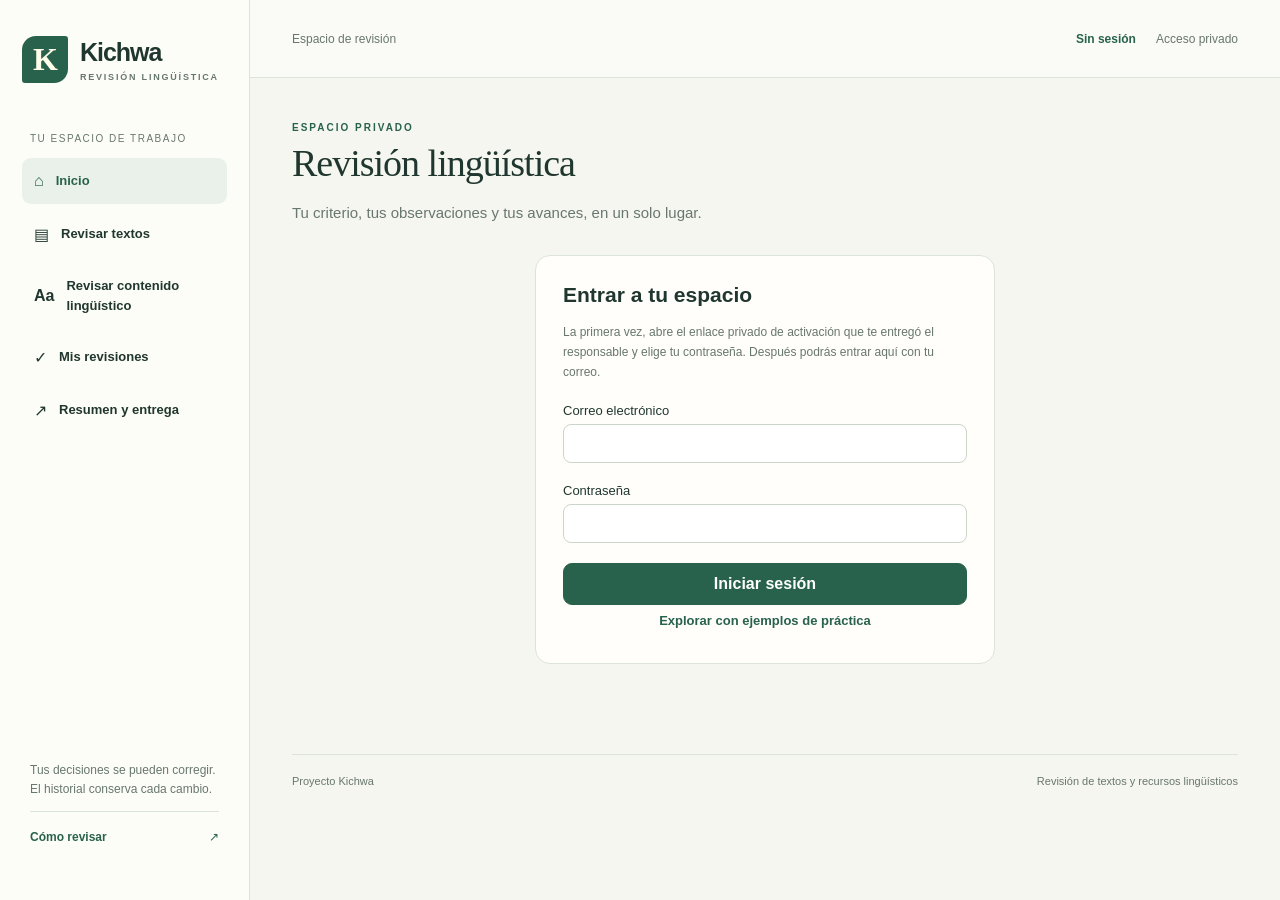
<file: docs/index.html>
<!doctype html>
<html lang="es"><head><meta charset="utf-8"><meta name="viewport" content="width=device-width,initial-scale=1"><meta name="referrer" content="no-referrer"><meta http-equiv="Content-Security-Policy" content="default-src 'self'; script-src 'self'; style-src 'self'; img-src 'self' blob: https://*.supabase.co; connect-src 'self' https://*.supabase.co; frame-src https://*.supabase.co; object-src 'none'; base-uri 'self'; form-action 'self'"><title>Kichwa · Revisión lingüística</title><link rel="stylesheet" href="styles.css"><script type="module" src="app.js?v=owner-preview-2"></script></head>
<body><a class="skip" href="#main">Ir al contenido</a><div class="app-shell">
<aside class="sidebar"><div class="brand"><span class="brand-mark" aria-hidden="true">K</span><div>Kichwa<small>REVISIÓN LINGÜÍSTICA</small></div></div><div class="side-label">TU ESPACIO DE TRABAJO</div><nav aria-label="Navegación principal"><button data-view="home" class="nav active">⌂ <span>Inicio</span></button><button data-view="texts" class="nav">▤ <span>Revisar textos</span></button><button data-view="language" class="nav">Aa <span>Revisar contenido lingüístico</span></button><button data-view="reviews" class="nav">✓ <span>Mis revisiones</span></button><button data-view="report" class="nav">↗ <span>Resumen y entrega</span></button></nav><div class="sidebar-bottom"><p>Tus decisiones se pueden corregir.<br>El historial conserva cada cambio.</p><a href="guia.html" target="_blank" rel="noopener">Cómo revisar <span>↗</span></a><button id="logout" hidden>Cerrar sesión</button></div></aside>
<div class="workspace"><header class="topbar"><span id="breadcrumb">Espacio de revisión</span><div class="status-wrap"><span id="save-status" role="status" aria-live="polite">Sin sesión</span><span id="identity">Acceso privado</span></div></header><div id="alert" role="alert" hidden></div><main id="main" tabindex="-1"></main><footer>Proyecto Kichwa <span>Revisión de textos y recursos lingüísticos</span></footer></div></div>
<dialog id="modal"><div id="modal-content"></div><button id="close-modal" class="secondary">Cerrar</button></dialog>
</body></html>
</file>
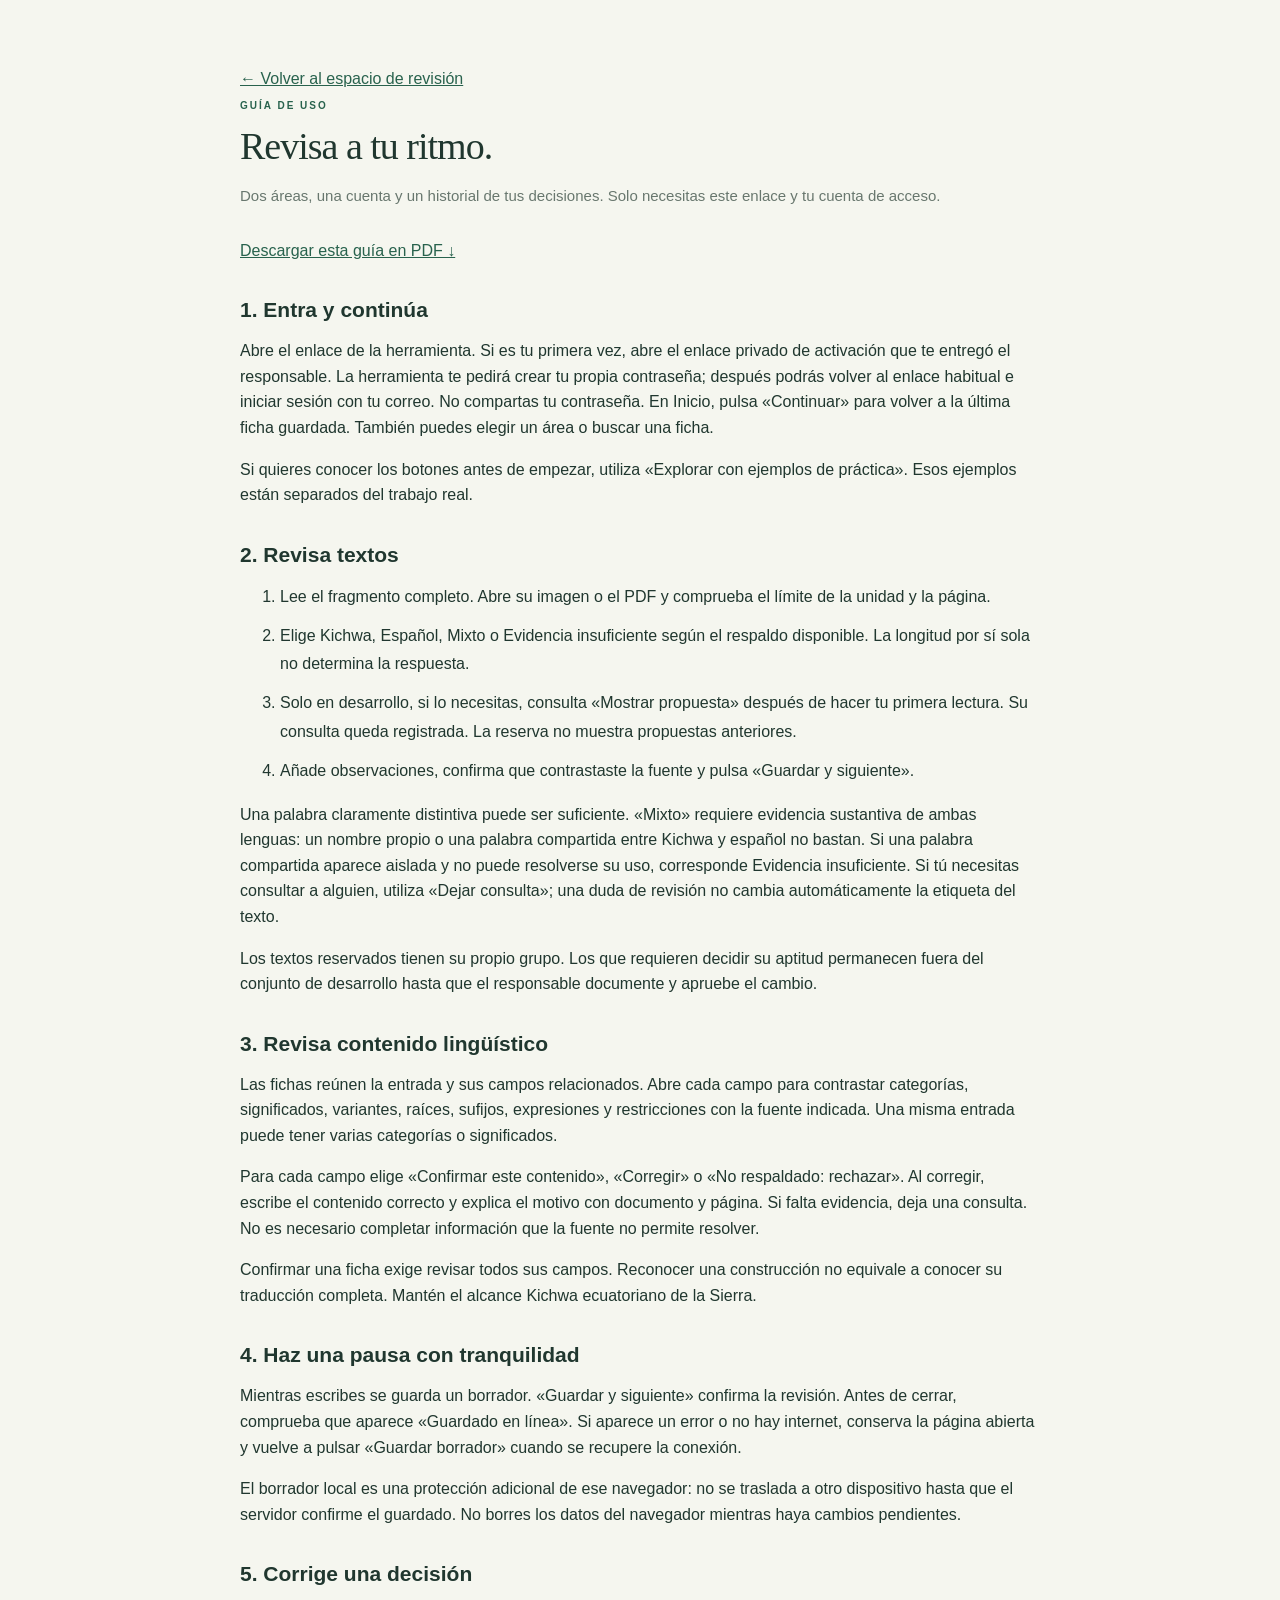
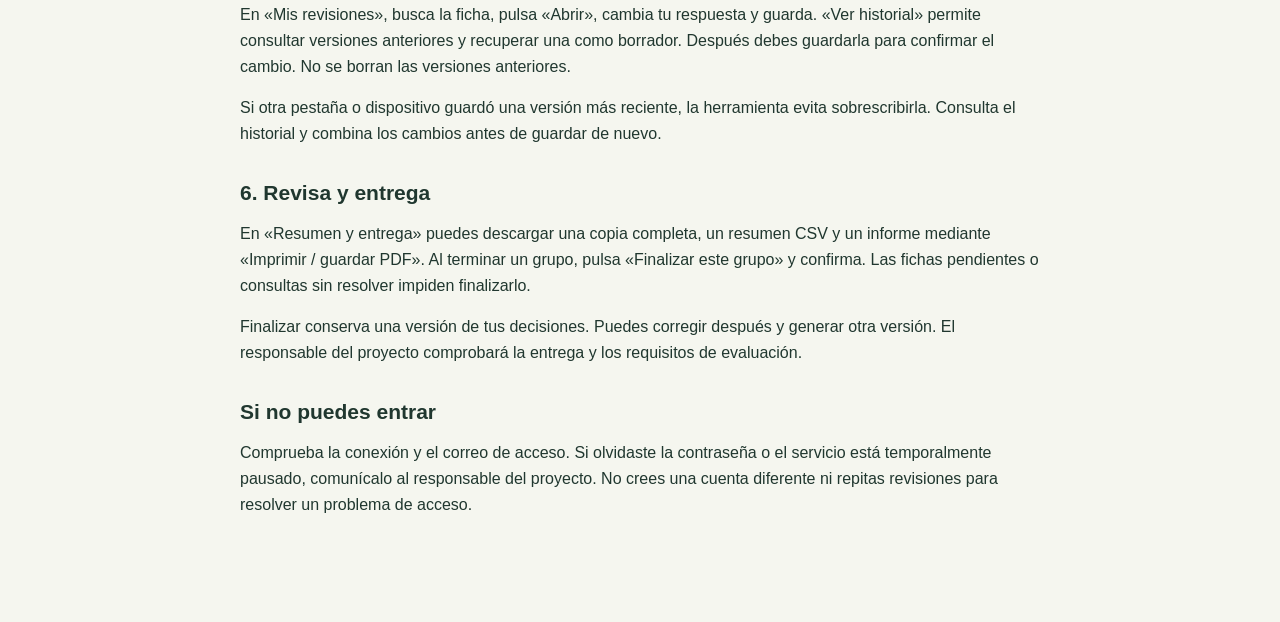
<file: docs/guia.html>
<!doctype html><html lang="es"><head><meta charset="utf-8"><meta name="viewport" content="width=device-width,initial-scale=1"><title>Cómo revisar · Kichwa</title><link rel="stylesheet" href="styles.css"></head><body><main class="guide"><a href="index.html">← Volver al espacio de revisión</a><p class="eyebrow">GUÍA DE USO</p><h1>Revisa a tu ritmo.</h1><p class="lead">Dos áreas, una cuenta y un historial de tus decisiones. Solo necesitas este enlace y tu cuenta de acceso.</p><p><a href="guia_revision.pdf" download>Descargar esta guía en PDF ↓</a></p><section><h2>1. Entra y continúa</h2><p>Abre el enlace de la herramienta. Si es tu primera vez, abre el enlace privado de activación que te entregó el responsable. La herramienta te pedirá crear tu propia contraseña; después podrás volver al enlace habitual e iniciar sesión con tu correo. No compartas tu contraseña. En Inicio, pulsa «Continuar» para volver a la última ficha guardada. También puedes elegir un área o buscar una ficha.</p><p>Si quieres conocer los botones antes de empezar, utiliza «Explorar con ejemplos de práctica». Esos ejemplos están separados del trabajo real.</p></section><section><h2>2. Revisa textos</h2><ol><li>Lee el fragmento completo. Abre su imagen o el PDF y comprueba el límite de la unidad y la página.</li><li>Elige Kichwa, Español, Mixto o Evidencia insuficiente según el respaldo disponible. La longitud por sí sola no determina la respuesta.</li><li>Solo en desarrollo, si lo necesitas, consulta «Mostrar propuesta» después de hacer tu primera lectura. Su consulta queda registrada. La reserva no muestra propuestas anteriores.</li><li>Añade observaciones, confirma que contrastaste la fuente y pulsa «Guardar y siguiente».</li></ol><p>Una palabra claramente distintiva puede ser suficiente. «Mixto» requiere evidencia sustantiva de ambas lenguas: un nombre propio o una palabra compartida entre Kichwa y español no bastan. Si una palabra compartida aparece aislada y no puede resolverse su uso, corresponde Evidencia insuficiente. Si tú necesitas consultar a alguien, utiliza «Dejar consulta»; una duda de revisión no cambia automáticamente la etiqueta del texto.</p><p>Los textos reservados tienen su propio grupo. Los que requieren decidir su aptitud permanecen fuera del conjunto de desarrollo hasta que el responsable documente y apruebe el cambio.</p></section><section><h2>3. Revisa contenido lingüístico</h2><p>Las fichas reúnen la entrada y sus campos relacionados. Abre cada campo para contrastar categorías, significados, variantes, raíces, sufijos, expresiones y restricciones con la fuente indicada. Una misma entrada puede tener varias categorías o significados.</p><p>Para cada campo elige «Confirmar este contenido», «Corregir» o «No respaldado: rechazar». Al corregir, escribe el contenido correcto y explica el motivo con documento y página. Si falta evidencia, deja una consulta. No es necesario completar información que la fuente no permite resolver.</p><p>Confirmar una ficha exige revisar todos sus campos. Reconocer una construcción no equivale a conocer su traducción completa. Mantén el alcance Kichwa ecuatoriano de la Sierra.</p></section><section><h2>4. Haz una pausa con tranquilidad</h2><p>Mientras escribes se guarda un borrador. «Guardar y siguiente» confirma la revisión. Antes de cerrar, comprueba que aparece «Guardado en línea». Si aparece un error o no hay internet, conserva la página abierta y vuelve a pulsar «Guardar borrador» cuando se recupere la conexión.</p><p>El borrador local es una protección adicional de ese navegador: no se traslada a otro dispositivo hasta que el servidor confirme el guardado. No borres los datos del navegador mientras haya cambios pendientes.</p></section><section><h2>5. Corrige una decisión</h2><p>En «Mis revisiones», busca la ficha, pulsa «Abrir», cambia tu respuesta y guarda. «Ver historial» permite consultar versiones anteriores y recuperar una como borrador. Después debes guardarla para confirmar el cambio. No se borran las versiones anteriores.</p><p>Si otra pestaña o dispositivo guardó una versión más reciente, la herramienta evita sobrescribirla. Consulta el historial y combina los cambios antes de guardar de nuevo.</p></section><section><h2>6. Revisa y entrega</h2><p>En «Resumen y entrega» puedes descargar una copia completa, un resumen CSV y un informe mediante «Imprimir / guardar PDF». Al terminar un grupo, pulsa «Finalizar este grupo» y confirma. Las fichas pendientes o consultas sin resolver impiden finalizarlo.</p><p>Finalizar conserva una versión de tus decisiones. Puedes corregir después y generar otra versión. El responsable del proyecto comprobará la entrega y los requisitos de evaluación.</p></section><section><h2>Si no puedes entrar</h2><p>Comprueba la conexión y el correo de acceso. Si olvidaste la contraseña o el servicio está temporalmente pausado, comunícalo al responsable del proyecto. No crees una cuenta diferente ni repitas revisiones para resolver un problema de acceso.</p></section></main></body></html>
</file>
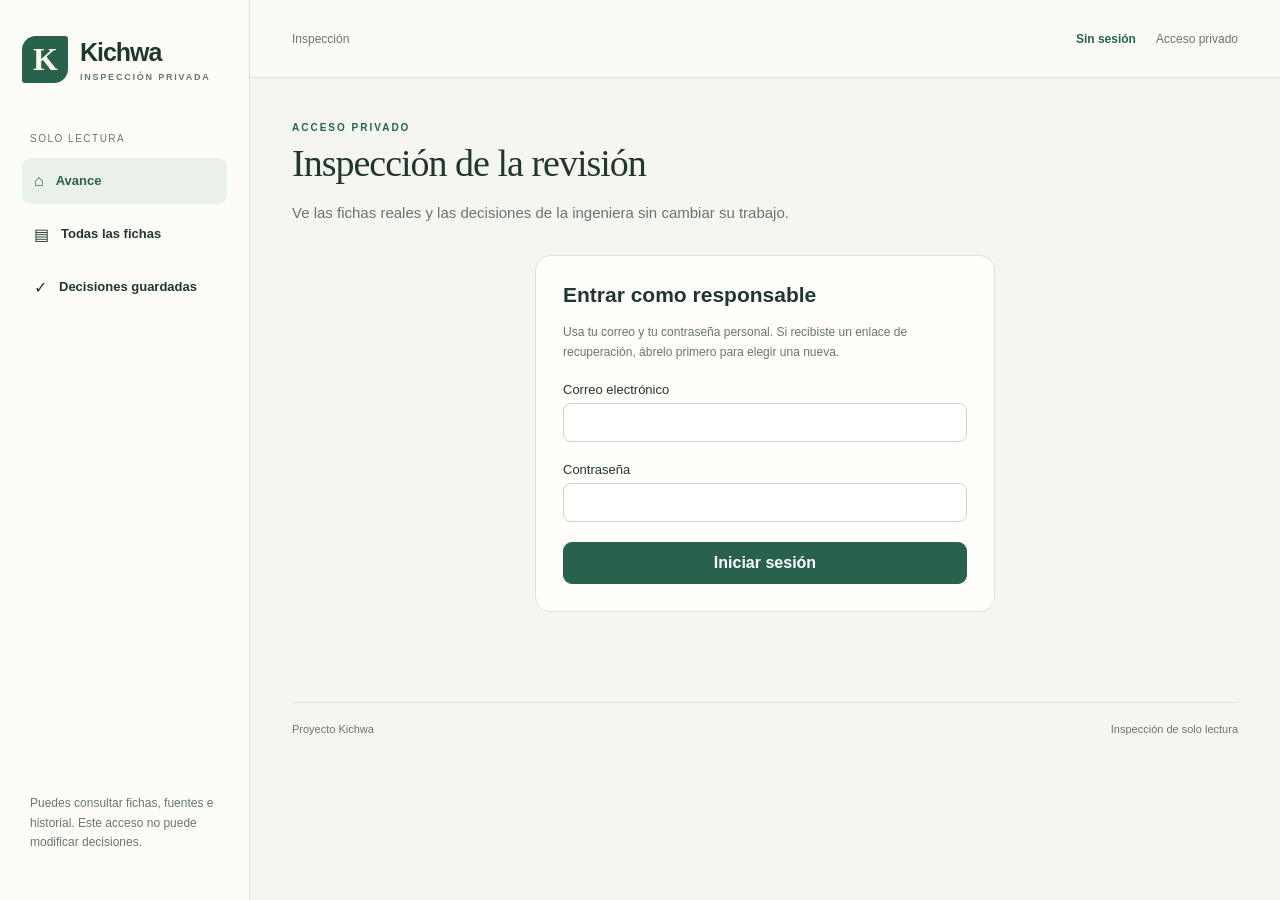
<file: docs/inspeccion.html>
<!doctype html>
<html lang="es"><head><meta charset="utf-8"><meta name="viewport" content="width=device-width,initial-scale=1"><meta name="referrer" content="no-referrer"><meta http-equiv="Content-Security-Policy" content="default-src 'self'; script-src 'self'; style-src 'self'; img-src 'self' blob: https://*.supabase.co; connect-src 'self' https://*.supabase.co; object-src 'none'; base-uri 'self'; form-action 'self'"><title>Kichwa · Inspección privada</title><link rel="stylesheet" href="styles.css"><script type="module" src="inspeccion.js?v=owner-preview-1"></script></head>
<body><a class="skip" href="#main">Ir al contenido</a><div class="app-shell"><aside class="sidebar"><div class="brand"><span class="brand-mark" aria-hidden="true">K</span><div>Kichwa<small>INSPECCIÓN PRIVADA</small></div></div><div class="side-label">SOLO LECTURA</div><nav aria-label="Navegación principal"><button id="go-home" class="nav active">⌂ <span>Avance</span></button><button id="go-items" class="nav">▤ <span>Todas las fichas</span></button><button id="go-decisions" class="nav">✓ <span>Decisiones guardadas</span></button></nav><div class="sidebar-bottom"><p>Puedes consultar fichas, fuentes e historial. Este acceso no puede modificar decisiones.</p><button id="logout" hidden>Cerrar sesión</button></div></aside><div class="workspace"><header class="topbar"><span id="breadcrumb">Inspección</span><div class="status-wrap"><span id="save-status">Sin sesión</span><span id="identity">Acceso privado</span></div></header><div id="alert" role="alert" hidden></div><main id="main" tabindex="-1"></main><footer>Proyecto Kichwa <span>Inspección de solo lectura</span></footer></div></div><dialog id="modal"><div id="modal-content"></div><button id="close-modal" class="secondary">Cerrar</button></dialog></body></html>
</file>
<file: docs/styles.css>
@import url('./type.css');
:root{--ink:#20372f;--muted:#68776e;--green:#28624d;--mint:#eaf1ea;--line:#dce3d9;--paper:#fffefb;--bg:#f5f6ef;--amber:#91612a;--danger:#a43b3b;font-family:Segoe UI,Arial,sans-serif;color:var(--ink);background:var(--bg);font-synthesis:none}*{box-sizing:border-box}body{margin:0}button,input,select,textarea{font:inherit}button,a,input,select,textarea{touch-action:manipulation}button{cursor:pointer}button:disabled{opacity:.55;cursor:wait}button:focus-visible,a:focus-visible,input:focus-visible,textarea:focus-visible,select:focus-visible{outline:3px solid #c09444;outline-offset:3px}button{border:1px solid var(--line);background:white;border-radius:9px;padding:11px 17px;color:var(--ink);font-weight:600}button:hover:not(:disabled){background:#edf1e8}a{color:var(--green)}.skip{position:absolute;top:-70px;padding:14px;background:white;z-index:20}.skip:focus{top:0}.app-shell{display:grid;grid-template-columns:250px 1fr;min-height:100vh}.sidebar{background:#fdfdf7;border-right:1px solid var(--line);padding:36px 22px;display:flex;flex-direction:column;position:sticky;top:0;height:100vh}.brand{display:flex;gap:12px;align-items:center;font-size:25px;font-weight:650;letter-spacing:-1px}.brand small{display:block;font-size:9px;letter-spacing:1.8px;color:var(--muted);margin-top:5px}.brand-mark{background:var(--green);color:#fffce9;font-family:Georgia,serif;font-size:32px;padding:5px 11px;border-radius:14px 3px 14px 3px}.side-label{font-size:10px;letter-spacing:1.5px;color:var(--muted);margin:50px 8px 14px}nav{display:grid;gap:7px}.nav{display:flex;align-items:center;text-align:left;gap:12px;border:0;background:none;font-size:16px;min-height:46px;padding:12px}.nav span{font-size:13px;line-height:1.5}.nav.active{background:var(--mint);color:var(--green)}.sidebar-bottom{margin-top:auto;font-size:12px;line-height:1.8;color:var(--muted);padding:25px 8px 0}.sidebar-bottom a{display:flex;justify-content:space-between;padding:15px 0;border-top:1px solid var(--line);text-decoration:none;font-weight:600}.sidebar-bottom button{width:100%;font-size:12px}.workspace{min-width:0}.topbar{min-height:78px;padding:20px 42px;border-bottom:1px solid var(--line);display:flex;gap:14px;align-items:center;justify-content:space-between;font-size:12px;color:var(--muted);background:#ffffff77}.status-wrap{display:flex;gap:20px;align-items:center;flex-wrap:wrap}#save-status{color:var(--green);font-weight:600}#save-status.error{color:var(--danger)}main{max-width:1450px;margin:auto;padding:44px 42px 60px}h1{font-family:Georgia,serif;font-weight:400;font-size:38px;letter-spacing:-1px;line-height:1.2;margin:8px 0 14px}h2{font-size:21px;font-weight:600;margin:0 0 15px}h3{font-size:16px;margin:0 0 12px}p{line-height:1.6}.eyebrow{font-size:10px;letter-spacing:2px;text-transform:uppercase;color:var(--green);font-weight:700}.lead{color:var(--muted);font-size:15px;max-width:720px;margin:0 0 30px}.hero{display:flex;justify-content:space-between;gap:30px;align-items:center;margin-bottom:30px}.hero-decoration{height:110px;width:110px;flex-shrink:0;border-radius:50%;border:1px solid #a3b79f;position:relative;background:repeating-linear-gradient(135deg,transparent 0 13px,#bdcbb444 14px 15px)}.hero-decoration:after{content:'✓';position:absolute;font-size:48px;top:19px;left:36px;color:var(--green)}.cards{display:grid;grid-template-columns:1fr 1fr;gap:22px}.card{background:var(--paper);border:1px solid var(--line);border-radius:15px;padding:27px}.work-card{position:relative;min-height:256px;display:flex;flex-direction:column}.work-card .card-icon{width:43px;height:43px;display:grid;place-items:center;background:var(--mint);border-radius:11px;color:var(--green);font:24px Georgia;margin-bottom:22px}.work-card p{font-size:14px;color:var(--muted);margin:0 0 24px;max-width:400px}.work-card button{align-self:flex-start;margin-top:auto}.primary{background:var(--green);color:white;border-color:var(--green)}.primary:hover:not(:disabled){background:#174b39}.secondary{background:transparent}.subtle{border:0;background:none;font-size:13px;padding:8px;color:var(--green)}.metrics{display:flex;gap:38px;padding:25px 0;margin:10px 0 23px;border-bottom:1px solid var(--line);flex-wrap:wrap}.metric strong{font-size:29px;font-weight:500;display:block}.metric span{color:var(--muted);font-size:12px}.resume{margin-top:24px;display:flex;justify-content:space-between;align-items:center;gap:20px;background:#e8eee1}.resume p{font-size:13px;color:var(--muted);margin:5px 0 0}.pill{font-size:11px;padding:5px 9px;border-radius:30px;background:var(--mint);color:var(--green);white-space:nowrap}.pill.warning{background:#f5ebd8;color:var(--amber)}.toolbar{display:flex;gap:12px;align-items:end;flex-wrap:wrap;margin:23px 0}.toolbar label{font-size:12px;color:var(--muted)}input,select,textarea{border:1px solid #cbd5c8;border-radius:8px;background:white;padding:11px;color:var(--ink);max-width:100%}label input,label select{display:block;margin-top:6px;width:100%}.toolbar label:first-child{flex:1;min-width:200px}textarea{width:100%;min-height:96px;resize:vertical;line-height:1.6}table{width:100%;border-collapse:collapse;font-size:13px;text-align:left}th{color:var(--muted);font-weight:500;background:#f4f5ee}th,td{padding:14px 16px;border-bottom:1px solid var(--line)}td:first-child{font-weight:600}.table-wrap{overflow:auto;border:1px solid var(--line);border-radius:12px;background:var(--paper)}.review-head{display:flex;justify-content:space-between;align-items:center;gap:15px;margin:0 0 22px}.review-grid{display:grid;grid-template-columns:minmax(0,1.1fr) minmax(320px,.9fr);gap:23px;align-items:start}.fragment{font-family:Georgia,serif;font-size:23px;line-height:1.7;white-space:pre-wrap;overflow-wrap:anywhere;border-left:3px solid #d9b773;padding:13px 0 13px 20px;margin:22px 0}.source-meta{font-size:12px;color:var(--muted);line-height:1.8}.evidence{width:100%;max-height:460px;object-fit:contain;background:white;border:1px solid var(--line);margin-top:15px;cursor:zoom-in}fieldset{border:0;padding:0;margin:20px 0}legend{font-weight:600;font-size:14px;margin-bottom:14px}.choices{display:grid;grid-template-columns:1fr 1fr;gap:9px}.choice{display:flex;align-items:center;gap:9px;padding:13px 10px;border:1px solid var(--line);border-radius:8px;font-size:13px;cursor:pointer}.choice:has(input:checked){background:var(--mint);border-color:var(--green)}.choice input{margin:0;width:16px;height:16px;accent-color:var(--green)}.hint{font-size:12px;color:var(--muted);line-height:1.7}.check{display:flex;align-items:start;gap:10px;font-size:13px;line-height:1.6;margin:18px 0}.check input{margin-top:4px;accent-color:var(--green)}.review-actions{display:flex;flex-wrap:wrap;gap:9px;margin-top:22px;border-top:1px solid var(--line);padding-top:20px}.proposal{margin-top:17px;padding:14px;background:#f5f2e6;border-radius:9px;font-size:13px}.empty{text-align:center;padding:55px 20px}.empty p{color:var(--muted)}.progress{height:6px;background:#e3e9dd;border-radius:20px;margin:12px 0;overflow:hidden}.progress span{display:block;background:var(--green);height:100%;width:var(--progress,0)}.component{border:1px solid var(--line);border-radius:10px;margin:12px 0;overflow:hidden}.component summary{padding:16px;cursor:pointer;font-size:13px;background:#f9faf4;font-weight:600}.component .inner{padding:16px}.fields{display:grid;grid-template-columns:minmax(100px,.35fr) 1fr;font-size:12px;gap:9px 15px;margin:0 0 18px;overflow-wrap:anywhere}.fields dt{color:var(--muted)}.fields dd{margin:0;white-space:pre-wrap}.component label{font-size:12px;display:block;margin:12px 0 5px}.login{max-width:460px;margin:30px auto}.login label{display:block;font-size:13px;margin:20px 0}.login button{width:100%}.banner,#alert{padding:15px 22px;border-left:4px solid #c39a4b;background:#fcf0d9;color:#65481d;font-size:13px;line-height:1.6}#alert{margin:15px 42px 0}footer{margin:0 42px;padding:20px 0;border-top:1px solid var(--line);display:flex;justify-content:space-between;font-size:11px;color:var(--muted)}dialog{border:1px solid var(--line);border-radius:16px;max-width:850px;width:90%;max-height:85vh;padding:28px;color:var(--ink)}dialog::backdrop{background:#172c2666}dialog img{max-width:100%}dialog p{font-size:13px}.history-row{padding:15px 0;border-bottom:1px solid var(--line)}.history-row pre{white-space:pre-wrap;font-size:12px}.loading{padding:50px;font-size:16px;color:var(--muted)}.hidden,[hidden]{display:none!important}.row-buttons{display:flex;gap:8px}.notice{color:var(--amber);font-size:13px}.pagination{display:flex;justify-content:space-between;align-items:center;margin-top:20px;font-size:13px}.guide{max-width:860px;margin:40px auto;padding:30px}.guide section{margin:35px 0}.guide li{line-height:1.8;margin:10px 0}.report-actions{display:flex;gap:12px;flex-wrap:wrap;margin:24px 0}
@media(max-width:1080px){.app-shell{grid-template-columns:210px 1fr}.sidebar{padding:28px 14px}main{padding:30px 25px}.topbar{padding:20px 25px}.review-grid{grid-template-columns:1fr}.cards{gap:16px}.card{padding:22px}.hero-decoration{display:none}}
@media(max-width:700px){.app-shell{display:block}.sidebar{position:static;height:auto;padding:18px;border-right:0;border-bottom:1px solid var(--line)}.brand{font-size:21px}.side-label,.sidebar-bottom p{display:none}nav{display:flex;overflow:auto;margin-top:16px;gap:5px}.nav{min-width:100px;padding:9px;justify-content:center}.nav span{font-size:11px}.sidebar-bottom{display:flex;padding:10px 0 0;gap:20px;align-items:center}.sidebar-bottom a{padding:0;border:0}.sidebar-bottom button{width:auto;padding:5px 10px}.topbar{padding:14px 18px;align-items:start}.status-wrap{gap:8px;justify-content:end}.topbar #identity{display:none}main{padding:26px 18px}.cards{grid-template-columns:1fr}.hero{margin-bottom:15px}h1{font-size:32px}.metrics{gap:22px}.metric strong{font-size:25px}.card{padding:20px}.review-head{align-items:start;flex-direction:column}.fragment{font-size:21px}.choices{grid-template-columns:1fr 1fr}.fields{grid-template-columns:1fr;gap:4px}.fields dd{margin-bottom:10px}.review-actions button{flex:1}.resume{align-items:start;flex-direction:column}footer{margin:0 18px;gap:12px}footer span{max-width:160px;text-align:right}#alert{margin:15px 18px}.guide{padding:15px}.table-wrap td,.table-wrap th{padding:12px}}
@media print{.sidebar,.topbar,footer,button,.report-actions,.toolbar,#alert{display:none!important}.app-shell{display:block}main{padding:0;max-width:none}.card{break-inside:avoid}.table-wrap{overflow:visible}body{background:white;color:black}h1{font-size:27px}.cards{display:block}.card{margin:15px 0}a{color:black}}
</file>
